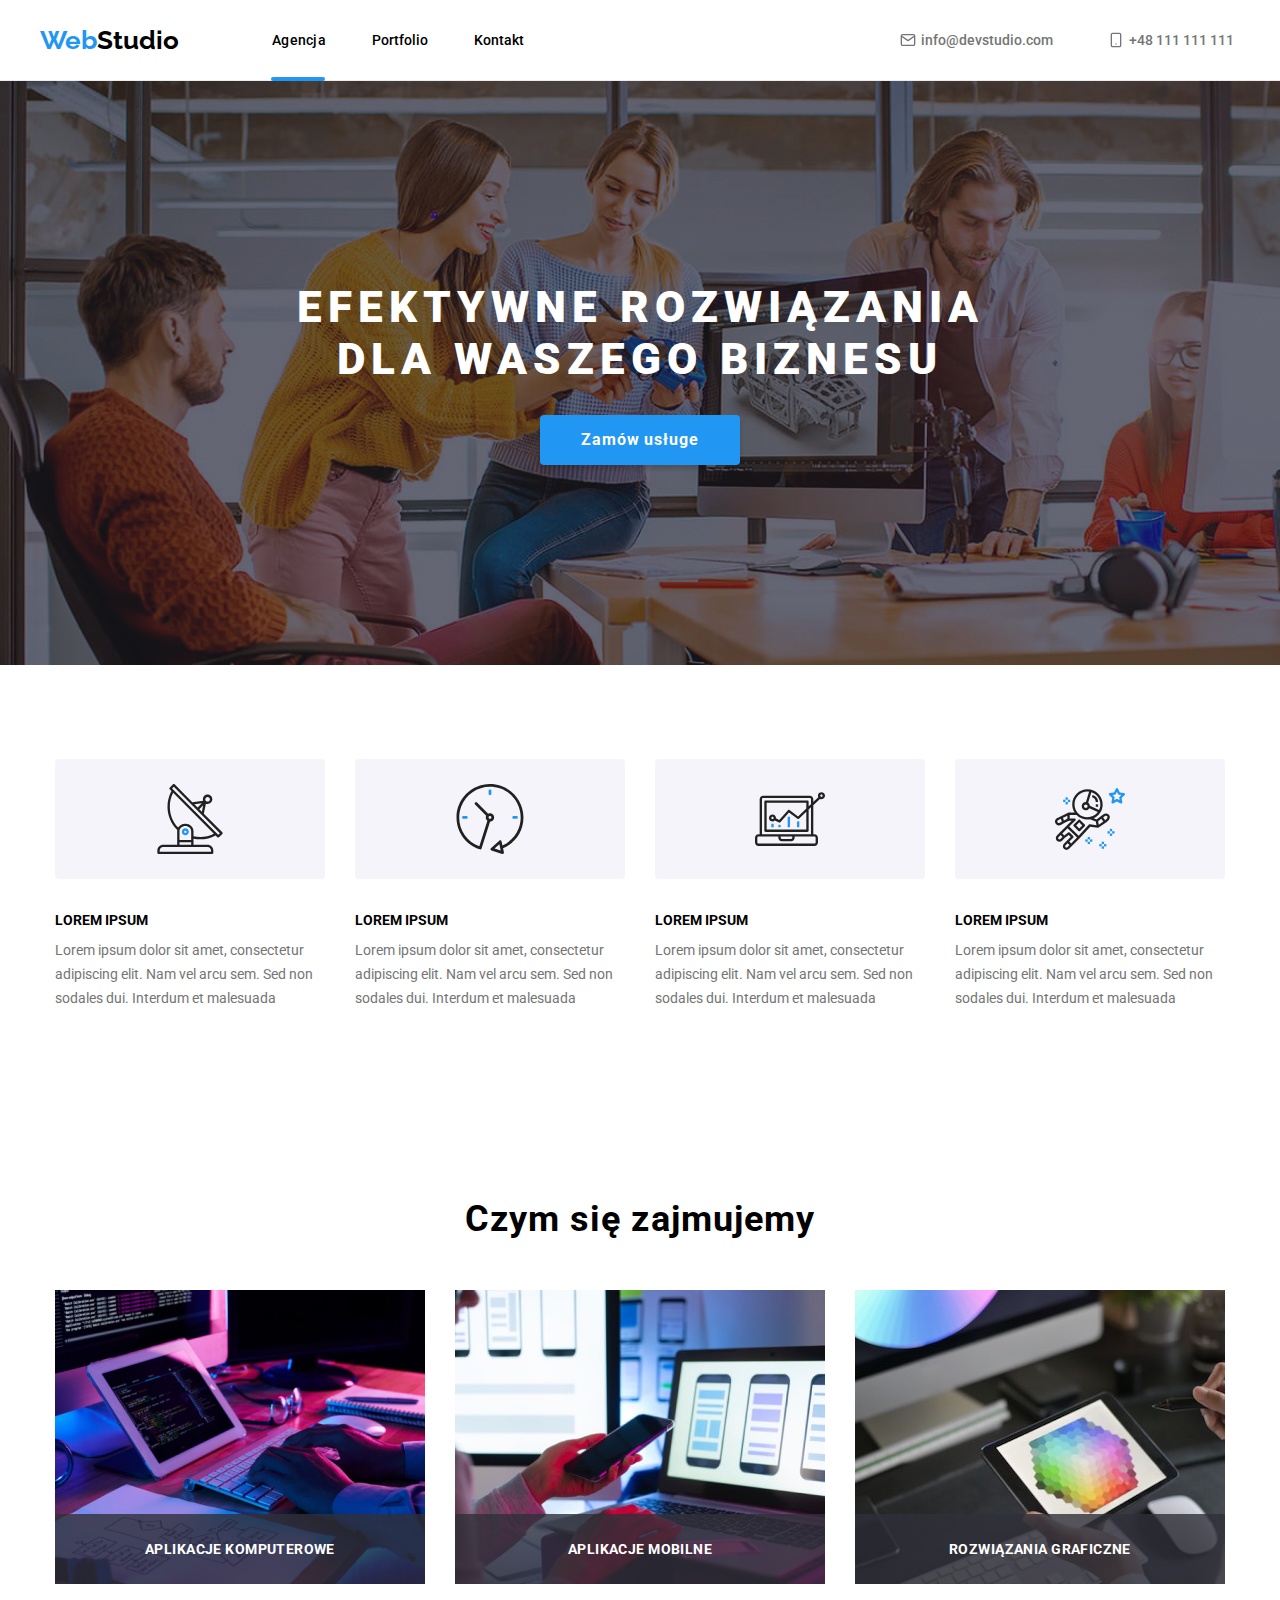
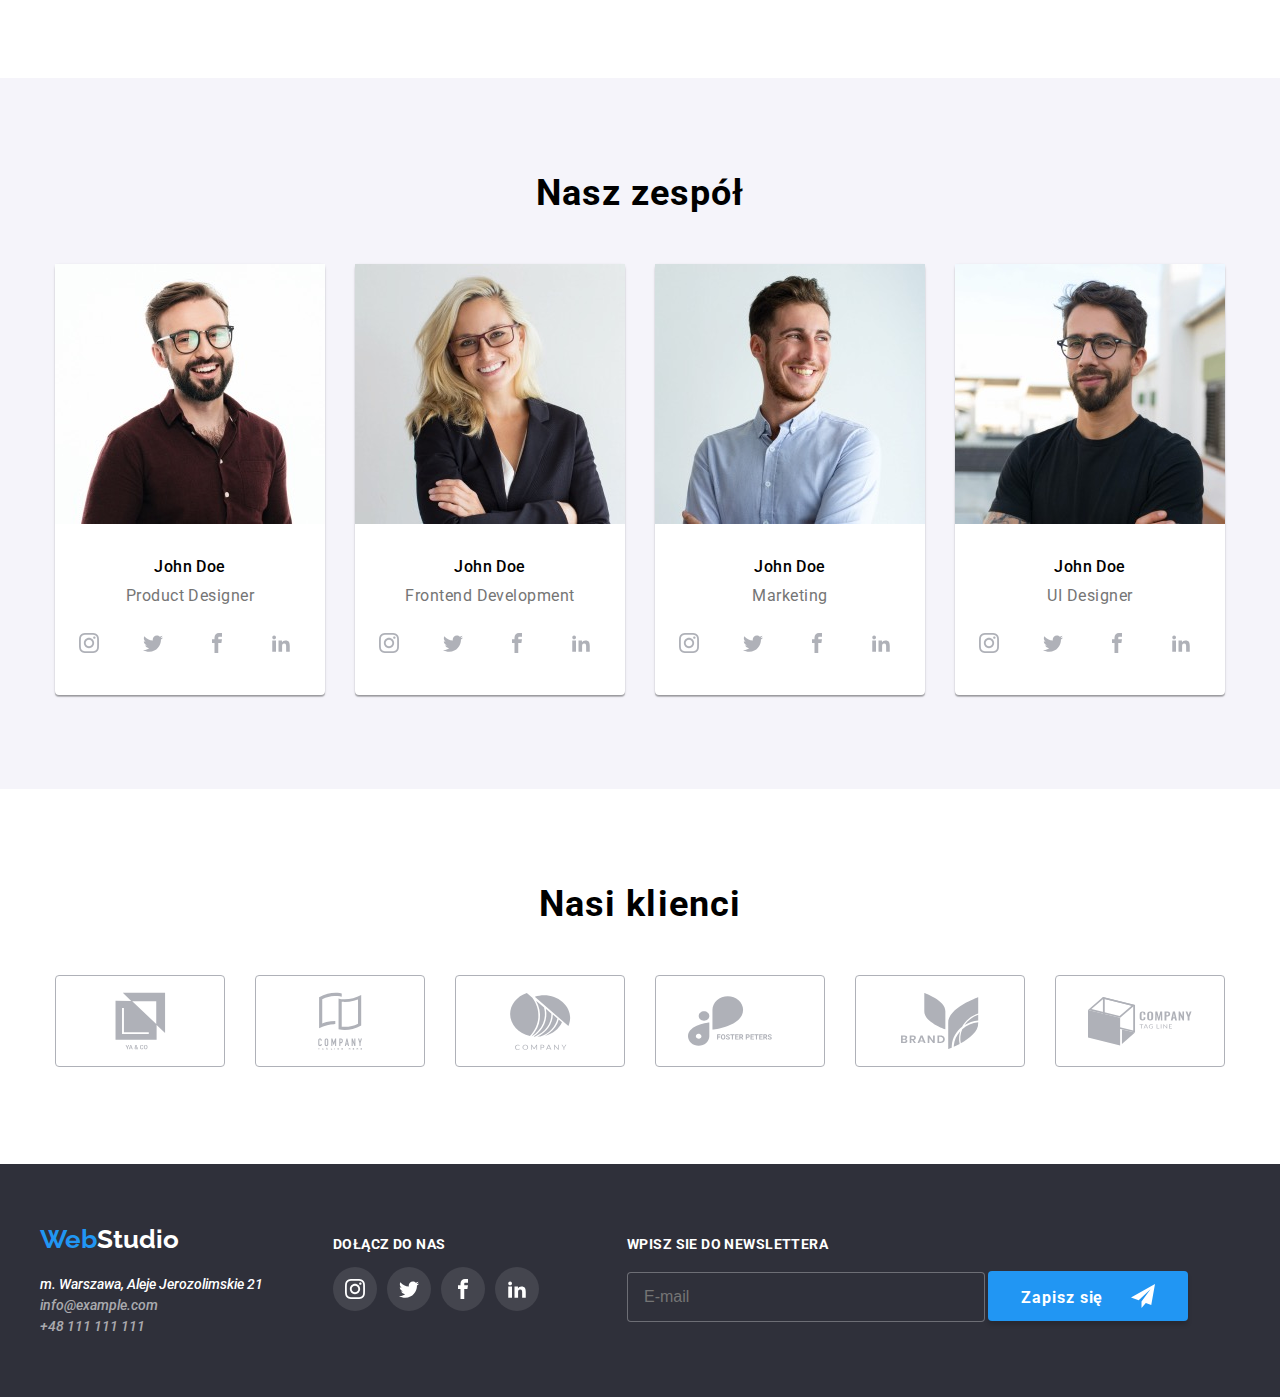
<file: index.html>
<!DOCTYPE html>
<html lang="en">
  <head>
    <meta charset="UTF-8" />
    <meta http-equiv="X-UA-Compatible" content="IE=edge" />
    <meta name="viewport" content="width=device-width, initial-scale=1.0" />
    <link rel="stylesheet" href="style/style.css" />

    <link rel="preconnect" href="https://fonts.googleapis.com" />
    <link rel="preconnect" href="https://fonts.gstatic.com" crossorigin />
    <link
      href="https://fonts.googleapis.com/css2?family=Raleway:wght@700&family=Roboto:wght@400;500;700;900&display=swap"
      rel="stylesheet"
    />
    <title>Studio</title>
  </head>
  <body>
    <header class="header_box">
      <div class="container">
        <div class="first_div">
          <a class="nav" href="./index.html"
            ><span class="first_color">Web</span>Studio</a
          >
          <nav class="navi_header">
            <ul class="list_header">
              <li class="item nav_hover">
                <a class="agency" href="./index.html">Agencja</a>
              </li>
              <li class="item">
                <a class="portfolio" href="./portfolio.html">Portfolio</a>
              </li>
              <li class="item">
                <a class="contact" href="./Kontakt">Kontakt</a>
              </li>
            </ul>
          </nav>
          <ul class="list">
            <li class="item">
              <a class="mail_head" href="mailto:info@devstudio.com"
                ><svg class="icon">
                  <use href="./images/icons.svg#icon-mail"></use>
                </svg>
                info@devstudio.com</a
              >
            </li>
            <li class="item">
              <a class="tel_head" href="tel:+48111111111"
                ><svg class="icon">
                  <use href="./images/icons.svg#icon-telephone"></use>
                </svg>
                +48 111 111 111</a
              >
            </li>
          </ul>
        </div>
      </div>
    </header>
    <main>
      <section class="section_main">
        <div class="container">
          <div class="secondary_header">
            <h1 class="head_heading">
              EFEKTYWNE ROZWIĄZANIA DLA WASZEGO BIZNESU
            </h1>
            <button class="first_button" type="button" data-modal-open>
              <span class="order">Zamów usługe</span>
            </button>
          </div>
        </div>
      </section>
      <section>
        <div class="container">
          <ul class="lorem_list">
            <li class="lorem1">
              <div class="lorem_box">
                <svg class="lorem_icon">
                  <use href="./images/icons.svg#icon-antenna-1"></use>
                </svg>
                <h4>LOREM IPSUM</h4>

                <p>
                  Lorem ipsum dolor sit amet, consectetur adipiscing elit. Nam
                  vel arcu sem. Sed non sodales dui. Interdum et malesuada
                </p>
              </div>
            </li>

            <li class="lorem2">
              <div class="lorem_box">
                <svg class="lorem_icon">
                  <use href="./images/icons.svg#icon-clock-1"></use>
                </svg>
                <h4>LOREM IPSUM</h4>

                <p>
                  Lorem ipsum dolor sit amet, consectetur adipiscing elit. Nam
                  vel arcu sem. Sed non sodales dui. Interdum et malesuada
                </p>
              </div>
            </li>

            <li class="lorem3">
              <div class="lorem_box">
                <svg class="lorem_icon">
                  <use href="./images/icons.svg#icon-diagram-1"></use>
                </svg>
                <h4>LOREM IPSUM</h4>

                <p>
                  Lorem ipsum dolor sit amet, consectetur adipiscing elit. Nam
                  vel arcu sem. Sed non sodales dui. Interdum et malesuada
                </p>
              </div>
            </li>
            <li class="lorem4">
              <div class="lorem_box">
                <svg class="lorem_icon">
                  <use href="./images/icons.svg#icon-astronaut-1"></use>
                </svg>
                <h4>LOREM IPSUM</h4>

                <p>
                  Lorem ipsum dolor sit amet, consectetur adipiscing elit. Nam
                  vel arcu sem. Sed non sodales dui. Interdum et malesuada
                </p>
              </div>
            </li>
          </ul>
        </div>
      </section>
      <section>
        <div class="container">
          <h2 class="h2">Czym się zajmujemy</h2>
          <ul class="list_img">
            <li class="img_style">
              <div class="bg">
                <p>APLIKACJE KOMPUTEROWE</p>
              </div>
              <figure>
                <img
                  src="./images/image.jpg"
                  alt="desk, keyboard and a man designed by IT page"
                  width="370"
                  height="294"
                />
              </figure>
            </li>
            <li class="img_style">
              <div class="bg2">
                <p>APLIKACJE MOBILNE</p>
              </div>
              <figure>
                <img
                  src="./images/image-3.jpg"
                  alt="man writing application code on the phone"
                  width="370"
                  height="294"
                />
              </figure>
            </li>
            <li class="img_style">
              <div class="bg3">
                <p>ROZWIĄZANIA GRAFICZNE</p>
              </div>
              <figure>
                <img
                  src="./images/image-2.jpg"
                  alt="man holding tablet at the desk"
                  width="370"
                  height="294"
                />
              </figure>
            </li>
          </ul>
        </div>
      </section>
      <section class="background_crew">
        <div class="container">
          <h2 class="h2">Nasz zespół</h2>
          <ul class="list_crew">
            <li>
              <div class="box">
                <figure class="crew_img">
                  <img
                    src="./images/image-2-kopia.jpg?raw=true"
                    alt="crew no.1"
                    width="270"
                    height="260"
                  />
                  <figcaption>
                    <p class="name">John Doe</p>
                    <p class="workplace">Product Designer</p>
                    <ul class="icon_figcaption">
                      <li>
                        <div class="circle_icon">
                          <svg>
                            <use href="./images/icons.svg#icon-instagram"></use>
                          </svg>
                        </div>
                      </li>
                      <li>
                        <div class="circle_icon">
                          <svg>
                            <use href="./images/icons.svg#icon-twitter"></use>
                          </svg>
                        </div>
                      </li>
                      <li>
                        <div class="circle_icon">
                          <svg>
                            <use href="./images/icons.svg#icon-facebook"></use>
                          </svg>
                        </div>
                      </li>
                      <li>
                        <div class="circle_icon">
                          <svg>
                            <use href="./images/icons.svg#icon-linkedin"></use>
                          </svg>
                        </div>
                      </li>
                    </ul>
                  </figcaption>
                </figure>
              </div>
            </li>
            <li>
              <div class="box">
                <figure class="crew_img">
                  <img
                    src="./images/image-3-kopia.jpg?raw=true"
                    alt="crew no.2"
                    width="270"
                    height="260"
                  />
                  <figcaption>
                    <p class="name">John Doe</p>
                    <p class="workplace">Frontend Development</p>
                    <ul class="icon_figcaption">
                      <li>
                        <div class="circle_icon">
                          <svg>
                            <use href="./images/icons.svg#icon-instagram"></use>
                          </svg>
                        </div>
                      </li>
                      <li>
                        <div class="circle_icon">
                          <svg>
                            <use href="./images/icons.svg#icon-twitter"></use>
                          </svg>
                        </div>
                      </li>
                      <li>
                        <div class="circle_icon">
                          <svg>
                            <use href="./images/icons.svg#icon-facebook"></use>
                          </svg>
                        </div>
                      </li>
                      <li>
                        <div class="circle_icon">
                          <svg>
                            <use href="./images/icons.svg#icon-linkedin"></use>
                          </svg>
                        </div>
                      </li>
                    </ul>
                  </figcaption>
                </figure>
              </div>
            </li>
            <li>
              <div class="box">
                <figure class="crew_img">
                  <img
                    src="./images/image-4.jpg?raw=true"
                    alt="crew no.3"
                    width="270"
                    height="260"
                  />
                  <figcaption>
                    <p class="name">John Doe</p>
                    <p class="workplace">Marketing</p>
                    <ul class="icon_figcaption">
                      <li>
                        <div class="circle_icon">
                          <svg>
                            <use href="./images/icons.svg#icon-instagram"></use>
                          </svg>
                        </div>
                      </li>
                      <li>
                        <div class="circle_icon">
                          <svg>
                            <use href="./images/icons.svg#icon-twitter"></use>
                          </svg>
                        </div>
                      </li>
                      <li>
                        <div class="circle_icon">
                          <svg>
                            <use href="./images/icons.svg#icon-facebook"></use>
                          </svg>
                        </div>
                      </li>
                      <li>
                        <div class="circle_icon">
                          <svg>
                            <use href="./images/icons.svg#icon-linkedin"></use>
                          </svg>
                        </div>
                      </li>
                    </ul>
                  </figcaption>
                </figure>
              </div>
            </li>
            <li>
              <div class="box">
                <figure class="crew_img">
                  <img
                    src="./images/image-5.jpg?raw=true"
                    alt="crew no. 4"
                    width="270"
                    height="260"
                  />
                  <figcaption>
                    <p class="name">John Doe</p>
                    <p class="workplace">UI Designer</p>
                    <ul class="icon_figcaption">
                      <li>
                        <div class="circle_icon">
                          <svg>
                            <use href="./images/icons.svg#icon-instagram"></use>
                          </svg>
                        </div>
                      </li>
                      <li>
                        <div class="circle_icon">
                          <svg>
                            <use href="./images/icons.svg#icon-twitter"></use>
                          </svg>
                        </div>
                      </li>
                      <li>
                        <div class="circle_icon">
                          <svg>
                            <use href="./images/icons.svg#icon-facebook"></use>
                          </svg>
                        </div>
                      </li>
                      <li>
                        <div class="circle_icon">
                          <svg>
                            <use href="./images/icons.svg#icon-linkedin"></use>
                          </svg>
                        </div>
                      </li>
                    </ul>
                  </figcaption>
                </figure>
              </div>
            </li>
          </ul>
        </div>
      </section>
      <section>
        <div class="container our_clients">
          <h2 class="h2">Nasi klienci</h2>
          <ul class="icon_list">
            <li>
              <svg class="icon_group">
                <use
                  class="icon_our"
                  href="./images/icons.svg#icon-group-3"
                ></use>
              </svg>
            </li>
            <li>
              <svg class="icon_group">
                <use
                  class="icon_our"
                  href="./images/icons.svg#icon-group-4"
                ></use>
              </svg>
            </li>
            <li>
              <svg class="icon_group">
                <use
                  class="icon_our"
                  href="./images/icons.svg#icon-group-5"
                ></use>
              </svg>
            </li>
            <li>
              <svg class="icon_group">
                <use
                  class="icon_our"
                  href="./images/icons.svg#icon-group-6"
                ></use>
              </svg>
            </li>
            <li>
              <svg class="icon_group">
                <use
                  class="icon_our"
                  href="./images/icons.svg#icon-group-7"
                ></use>
              </svg>
            </li>
            <li>
              <div class="rectangle">
                <svg class="icon_group">
                  <use
                    class="icon_our"
                    href="./images/icons.svg#icon-group-8"
                  ></use>
                </svg>
              </div>
            </li>
          </ul>
        </div>
      </section>
    </main>
    <footer class="footer">
      <div class="container">
        <div class="wrap">
          <div class="footer_container">
            <a class="second_logo" href="/"
              ><span class="first_color">Web</span>Studio</a
            >
            <address class="adress_footer">
              <p>m. Warszawa, Aleje Jerozolimskie 21</p>
              <a class="mail" href="mailto:info@example.com"
                >info@example.com</a
              >
              <br />
              <a class="tel_head" href="tel:+48111111111"> +48 111 111 111</a>
            </address>
          </div>
          <div class="second_footer_cont">
            <h4 class="h4">DOŁĄCZ DO NAS</h4>
            <ul class="icon_footer">
              <li>
                <div class="circle_icon color_icon">
                  <svg>
                    <use href="./images/icons.svg#icon-instagram"></use>
                  </svg>
                </div>
              </li>
              <li>
                <div class="circle_icon color_icon">
                  <svg>
                    <use href="./images/icons.svg#icon-twitter"></use>
                  </svg>
                </div>
              </li>
              <li>
                <div class="circle_icon color_icon">
                  <svg>
                    <use href="./images/icons.svg#icon-facebook"></use>
                  </svg>
                </div>
              </li>
              <li>
                <div class="circle_icon color_icon">
                  <svg>
                    <use href="./images/icons.svg#icon-linkedin"></use>
                  </svg>
                </div>
              </li>
            </ul>
          </div>
          <div class="newsletter">
            <h4>WPISZ SIE DO NEWSLETTERA</h4>
            <ul class="newsletter-list">
              <li>
                <label class="newsletter-label">
                  <input
                    class="newsletter-email"
                    type="email"
                    name="mail"
                    placeholder="E-mail"
                  />
                </label>
                <li>
                  <button type="submit" class="newsletter-button">
                
                    <svg class="newsletter-button-icon">
                      <use
                        class="icon-send"
                        href="./images/icons.svg#icon-send"
                      ></use>
                    </svg>
                  </button>
                </li>
              </li>
            </ul>
          </div>
        </div>
      </div>
    </footer>

    <div class="backdrop is-hidden" data-modal>
      <form class="modal_window" name="singup-form" validate autocomplete="on">
        <button type="button" class="modal_button" data-modal-close>
          <svg class="icon icon-x">
            <use href="./images/icons.svg#icon-x"></use>
          </svg>
        </button>
        <h3 class="h3">Zostaw swoje dane w formularzu poniżej</h3>
        <div class="modal-input">
          <p>Imię</p>
          <label class="label-box">
            <svg class="svg_person">
              <use
                class="icon-svgg"
                href="./images/icons.svg#icon-person-black"></use>
            </svg>
            <input
              class="input-name label"
              type="text"
              name="Username"
              required
              placeholder=" "
              minlength="5"
            />
          </label>
          <p>Telefon</p>
          <label class="label-box">
            <svg class="svg_tel">
              <use class="icon-svgg" href="./images/icons.svg#icon-tel-2"></use>
            </svg>
            <input
              class="input-name label"
              type="tel"
              name="Telephone"
              required
              minlength="9"
              maxlength="12"
              placeholder=" "
              pattern="^\d\d\d\d\d\d\d\d\d$"
            />
          </label>
          <p>Email</p>
          <label class="label-box">
            <svg class="svg_mail">
              <use class="icon-svgg" href="./images/icons.svg#icon-mail-2"></use>
            </svg>
            
            <input
              class="input-name"
              type="email"
              name="email"
              required
              placeholder=" "
            />
          </label>
          <p>Komentarz</p>
          <label class="commentary">
           
            <textarea
              class="input-comment"
              type="text"
              name="Commentary"
              placeholder="Wprowadź tekst"
              rows="5"
              resize="none"
            ></textarea>
          </label>
          
          <div>
            
            <label class="checkbox-modal" for="checkbox-modal">
              
            
            <input type="checkbox" name="checkbox" id="checkbox-label" class="checkbox-label "
               /> 
               <svg class="checkbox-modal-svg">
                <use href="./images/icons.svg#icon-icon-check"></use>
              </svg>
               <p>Oświadczam iż akceptuję <a href="Regulamin">Regulamin</a> i <a href="Polityka Prywatności">Politykę Prywatności</a>.</p>
             </label>  
          </div>
        </div>
        <button class="submit" type="submit">Wyślij</button>
      </form>
    </div>
    <script src="./js/modal.js"></script>
  </body>
</html>
</file>
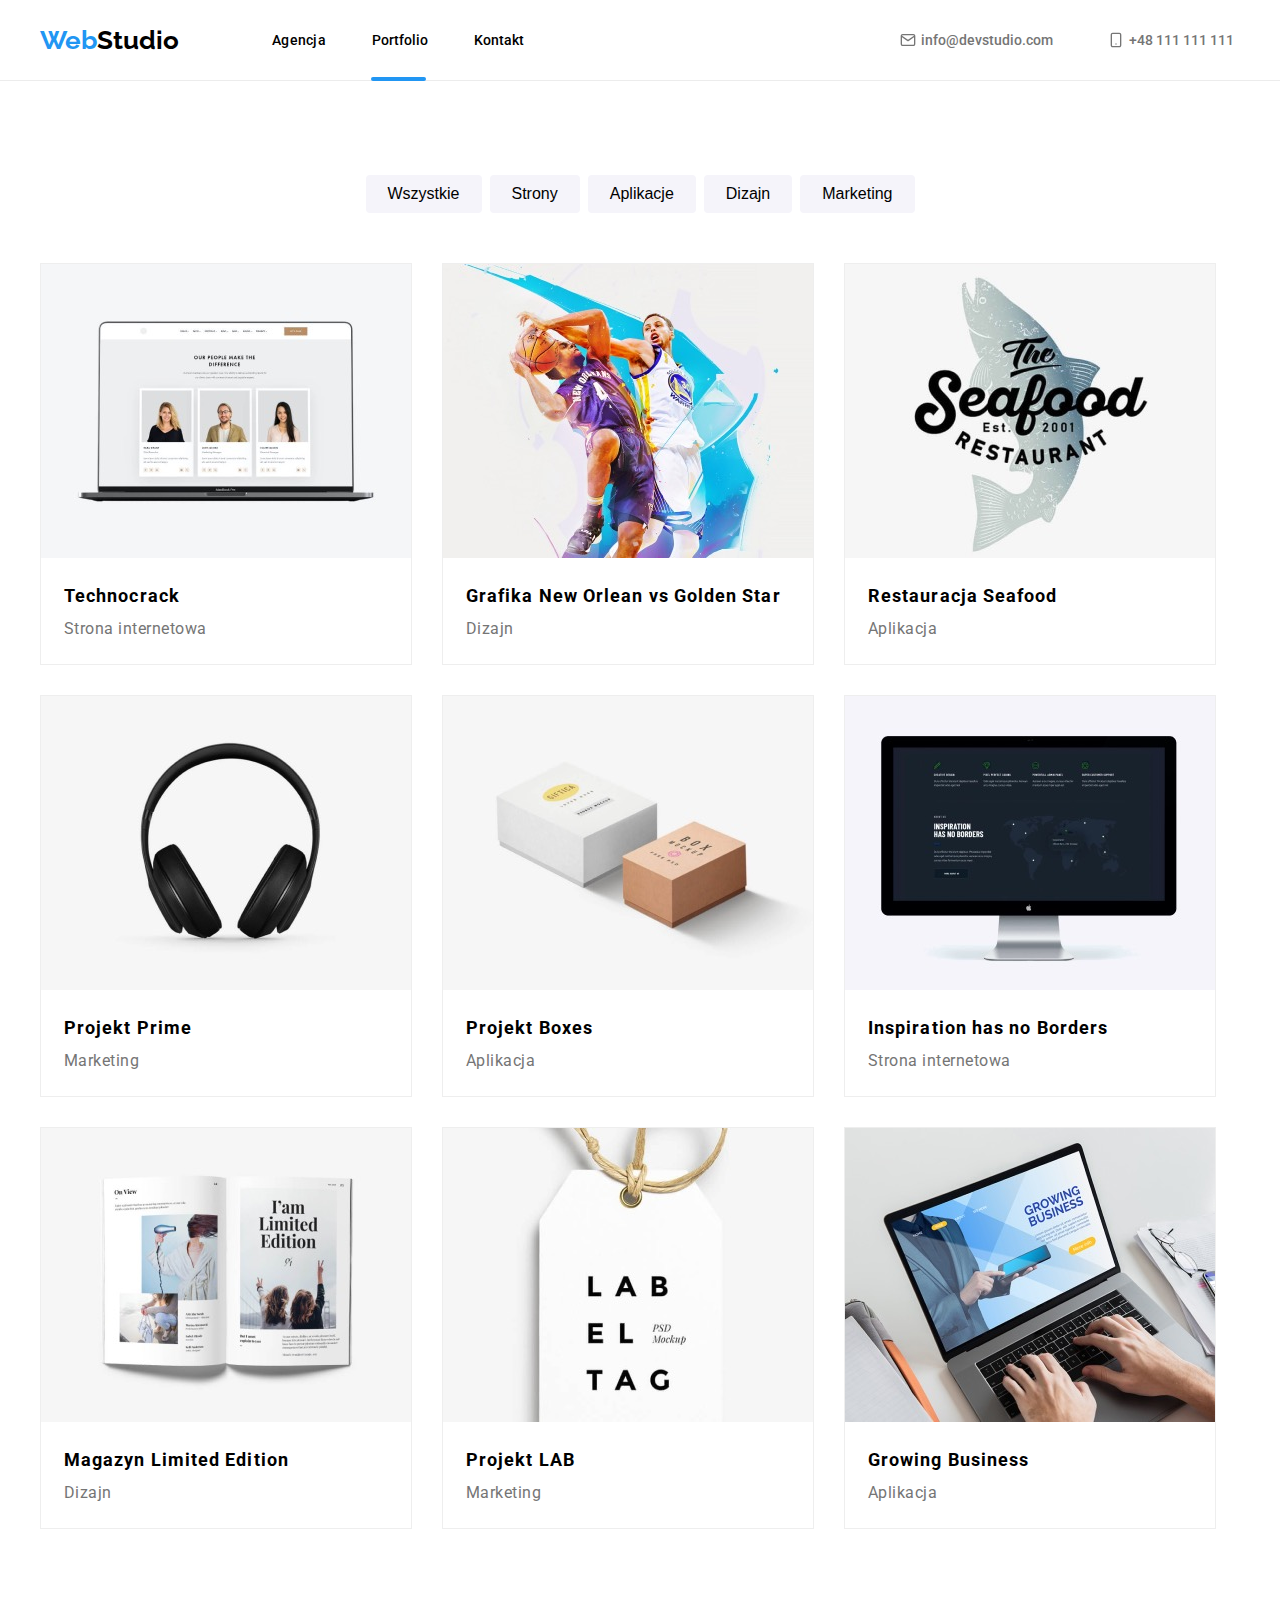
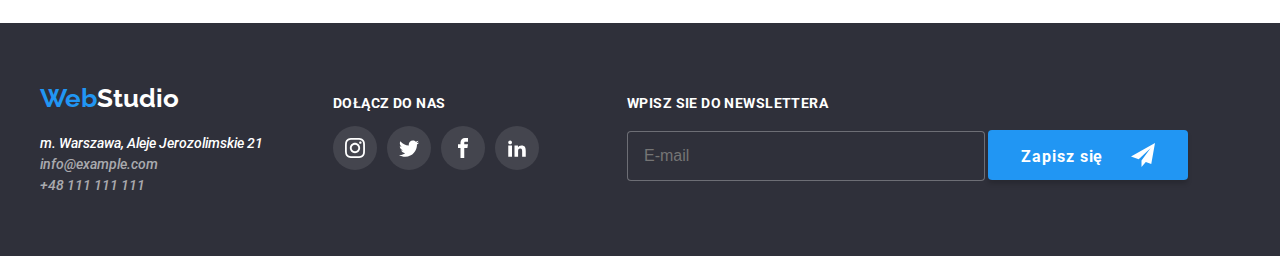
<file: portfolio.html>
<!DOCTYPE html>
<html lang="en">
  <head>
    <meta charset="UTF-8" />
    <meta http-equiv="X-UA-Compatible" content="IE=edge" />
    <meta name="viewport" content="width=device-width, initial-scale=1.0" />
    <link rel="stylesheet" href="style/style.css" />
    <link rel="preconnect" href="https://fonts.googleapis.com" />
    <link rel="preconnect" href="https://fonts.gstatic.com" crossorigin />
    <link
      href="https://fonts.googleapis.com/css2?family=Raleway:wght@700&family=Roboto:wght@400;500;700;900&display=swap"
      rel="stylesheet"
    />
    <title>Portfolio</title>
  </head>
  <body>
    <header class="header_box">
      <div class="container">
        <div class="first_div">
          <a class="nav" href="./index.html"
            ><span class="first_color">Web</span>Studio</a
          >
          <nav class="navi_header">
            <ul class="list_header">
              <li class="item">
                <a class="agency" href="./index.html">Agencja</a>
              </li>
              <li class="item nav_hover_2">
                <a class="portfolio" href="./portfolio.html">Portfolio</a>
              </li>
              <li class="item">
                <a class="contact" href="./Kontakt">Kontakt</a>
              </li>
            </ul>
          </nav>
          <ul class="list">
            <li class="item">
              <a class="mail_head" href="mailto:info@devstudio.com"
                ><svg class="icon">
                  <use href="./images/icons.svg#icon-mail"></use>
                </svg>
                info@devstudio.com</a
              >
            </li>
            <li class="item">
              <a class="tel_head" href="tel:+48111111111"
                ><svg class="icon">
                  <use href="./images/icons.svg#icon-telephone"></use>
                </svg>
                +48 111 111 111</a
              >
            </li>
          </ul>
        </div>
      </div>
    </header>
    <main class="main_portfolio">
      <nav>
        <div class="container">
          <ul class="navi_buttons">
            <li class="secondary_button1">
              <button class="button" type="button">Wszystkie</button>
            </li>
            <li class="secondary_button2">
              <button class="button" type="button">Strony</button>
            </li>
            <li class="secondary_button3">
              <button class="button" type="button">Aplikacje</button>
            </li>
            <li class="secondary_button4">
              <button class="button" type="button">Dizajn</button>
            </li>
            <li class="secondary_button5">
              <button class="button" type="button">Marketing</button>
            </li>
          </ul>
        </div>
      </nav>
      <div class="container">
        <ul class="navi_img">
          <li >
            <figure class="portfolio_box">
              <div class="blue_bg_parent">
                <div class="blue_bg">
                  <p>Technocrack jest popularną platformą wykorzystywaną do rozpowszechniania koronawirusa. Firmy wykorzystują tę platformę do celów szpiegowskich i ataków na niezabezpieczone serwery konkurencji</p>
                </div>
                <img src="./images/image10.jpg" alt="laptop" /> 
              </div>
              <figcaption class="caption">
                <p class="designation">Technocrack</p>
                <p class="section">Strona internetowa</p>
              </figcaption>
            </figure>
          </li>
          <li>
            <figure class="portfolio_box">
              <div class="blue_bg_parent">
                <div class="blue_bg">
                  <p>Technocrack jest popularną platformą wykorzystywaną do rozpowszechniania koronawirusa. Firmy wykorzystują tę platformę do celów szpiegowskich i ataków na niezabezpieczone serwery konkurencji</p>
                </div>
              <img src="./images/image11.jpg" alt="basketball match" />
              
              </div>
              <figcaption class="caption">
                <p class="designation">Grafika New Orlean vs Golden Star</p>
                <p class="section">Dizajn</p>
              </figcaption>
            </figure>
          </li>
          <li>
            <figure class="portfolio_box">
              <div class="blue_bg_parent">
                <div class="blue_bg">
                  <p>Technocrack jest popularną platformą wykorzystywaną do rozpowszechniania koronawirusa. Firmy wykorzystują tę platformę do celów szpiegowskich i ataków na niezabezpieczone serwery konkurencji</p>
                </div>
                <img src="./images/image12.jpg" alt="logo restaurant" />
              
              </div>
              <figcaption class="caption">
                <p class="designation">Restauracja Seafood</p>
                <p class="section">Aplikacja</p>
              </figcaption>
            </figure>
          </li>
          <li>
            <figure class="portfolio_box">
              <div class="blue_bg_parent">
                <div class="blue_bg">
                  <p>Technocrack jest popularną platformą wykorzystywaną do rozpowszechniania koronawirusa. Firmy wykorzystują tę platformę do celów szpiegowskich i ataków na niezabezpieczone serwery konkurencji</p>
                </div>
                <img src="./images/image13.jpg" alt="headphones" />
              
              </div>
              <figcaption class="caption">
                <p class="designation">Projekt Prime</p>
                <p class="section">Marketing</p>
              </figcaption>
            </figure>
          </li>
          <li>
            <figure class="portfolio_box">
              <div class="blue_bg_parent">
                <div class="blue_bg">
                  <p>Technocrack jest popularną platformą wykorzystywaną do rozpowszechniania koronawirusa. Firmy wykorzystują tę platformę do celów szpiegowskich i ataków na niezabezpieczone serwery konkurencji</p>
                </div>
                <img src="./images/image14.jpg" alt="boxes" />
             
              </div>
              <figcaption class="caption">
                <p class="designation">Projekt Boxes</p>
                <p class="section">Aplikacja</p>
              </figcaption>
            </figure>
          </li>
          <li>
            <figure class="portfolio_box">
              <div class="blue_bg_parent">
                <div class="blue_bg">
                  <p>Technocrack jest popularną platformą wykorzystywaną do rozpowszechniania koronawirusa. Firmy wykorzystują tę platformę do celów szpiegowskich i ataków na niezabezpieczone serwery konkurencji</p>
                </div>
                <img src="./images/image15.jpg" alt="screen" />
              
              </div>
              <figcaption class="caption">
                <p class="designation">Inspiration has no Borders</p>
                <p class="section">Strona internetowa</p>
              </figcaption>
            </figure>
          </li>
          <li>
            <figure class="portfolio_box">
              <div class="blue_bg_parent">
                <div class="blue_bg">
                  <p>Technocrack jest popularną platformą wykorzystywaną do rozpowszechniania koronawirusa. Firmy wykorzystują tę platformę do celów szpiegowskich i ataków na niezabezpieczone serwery konkurencji</p>
                </div>
               <img src="./images/image16.jpg" alt="book" />
             
              </div>
              <figcaption class="caption">
                <p class="designation">Magazyn Limited Edition</p>
                <p class="section">Dizajn</p>
              </figcaption>
            </figure>
          </li>
          <li>
            <figure class="portfolio_box">
              <div class="blue_bg_parent">
                <div class="blue_bg">
                  <p>Technocrack jest popularną platformą wykorzystywaną do rozpowszechniania koronawirusa. Firmy wykorzystują tę platformę do celów szpiegowskich i ataków na niezabezpieczone serwery konkurencji</p>
                </div>
                <img src="./images/image17.jpg" alt="labeltag" />
              
              </div>
              <figcaption class="caption">
                <p class="designation">Projekt LAB</p>
                <p class="section">Marketing</p>
              </figcaption>
            </figure>
          </li>
          <li>
            <figure class="portfolio_box">
              <div class="blue_bg_parent">
                <div class="blue_bg">
                  <p>Technocrack jest popularną platformą wykorzystywaną do rozpowszechniania koronawirusa. Firmy wykorzystują tę platformę do celów szpiegowskich i ataków na niezabezpieczone serwery konkurencji</p>
                </div>
                <img src="./images/image18.jpg" alt="writter" />
              
              </div>
              <figcaption class="caption">
                <p class="designation">Growing Business</p>
                <p class="section">Aplikacja</p>
              </figcaption>
            </figure>
          </li>
        </ul>
      </div>
    </main>
    <footer class="footer">
      <div class="container">
        <div class="wrap">
        <div class="footer_container">
        <a class="second_logo" href="/"
          ><span class="first_color">Web</span>Studio</a
        >
        <address class="adress_footer">
          <p>m. Warszawa, Aleje Jerozolimskie 21</p>
          <a class="mail" href="mailto:info@example.com">info@example.com</a>
          <br />
          <a class="tel_head" href="tel:+48111111111"> +48 111 111 111</a>
        </div>
        <div class="second_footer_cont">
          <h4 class="h4">DOŁĄCZ DO NAS</h4>
          <ul  class="icon_footer">
            <li>
              <div class="circle_icon color_icon">
              <svg>
                <use href="./images/icons.svg#icon-instagram">
                </use>
              </svg>
            </div>
            </li>
            <li>
              <div class="circle_icon color_icon">
              <svg>
                <use href="./images/icons.svg#icon-twitter">
                  
                </use>
              </svg>
              </div>
            </li>
            <li>
              <div class="circle_icon color_icon">
              <svg>
                <use href="./images/icons.svg#icon-facebook">
                  
                </use>
              </svg>
              </div>
            </li>
            <li>
              <div class="circle_icon color_icon">
              <svg>
                <use href="./images/icons.svg#icon-linkedin">
                  
                </use>
              </svg>
              </div>
            </li>
          </ul>
          

          
        </div>
        </address>
        <div class="newsletter">
          <h4>WPISZ SIE DO NEWSLETTERA</h4>
          <ul class="newsletter-list">
            <li>
              <label class="newsletter-label">
                <input
                  class="newsletter-email"
                  type="email"
                  name="mail"
                  placeholder="E-mail"
                />
              </label>
              <li>
                <button type="submit" class="newsletter-button">
              
                  <svg class="newsletter-button-icon">
                    <use
                      class="icon-send"
                      href="./images/icons.svg#icon-send"
                    ></use>
                  </svg>
                </button>
              </li>
            </li>
          </ul>
        </div>
        </div>
      </div>
    </footer>
  </body>
</html>
</file>
<file: style/style.css>
* {
  box-sizing: border-box;
  margin: 0;
  padding: 0;
}

body {
  padding: 0;
  margin: 0;
  font-family: "Roboto";
  font-weight: 500;
  font-size: 14px;
  box-sizing: border-box;
}

:root {
  --brand-color: #2196f3;
  --background: #2f303a;
  --background2: #f5f4fa;
  --change-hover: #2196f3;
  --background_buttons: #f5f4fa;
  --inative: #afb1b8;
  --change-hover-visibility: rgb(33, 150, 243, 0.9);
}
/*  start hover/focus section */
.first_div a:hover,
a:hover svg,
.footer a:hover,
.first_div a:focus,
.footer a:focus {
  color: var(--change-hover);
  fill: var(--change-hover);
  cursor: pointer;
  transition-duration: 250ms;
  transition-timing-function: cubic-bezier(0.4, 0, 0.2, 1);
}
.icon_group:hover {
  color: var(--change-hover);
  fill: var(--change-hover);
  border: 1px solid var(--change-hover);
  cursor: pointer;
  transition-duration: 250ms;
  transition-timing-function: cubic-bezier(0.4, 0, 0.2, 1);
}
.circle_icon:hover {
  background-color: var(--change-hover);
  border-radius: 50%;
  cursor: pointer;
  transition-duration: 250ms;
  transition-timing-function: cubic-bezier(0.4, 0, 0.2, 1);
}
.icon_figcaption svg:hover {
  fill: white;
  transition-duration: 250ms;
  transition-timing-function: cubic-bezier(0.4, 0, 0.2, 1);
}

.container {
  width: 1200px;
  margin: 0 auto;
  position: relative;
}

.button:hover,
.button:focus {
  background-color: var(--change-hover);
  color: white;
  cursor: pointer;
  transition-duration: 250ms;
  transition-timing-function: cubic-bezier(0.4, 0, 0.2, 1);
}

.navi_img li:hover {
  box-shadow: 1px 4px 6px 0px #00000029, 0px 4px 4px 0px #0000000f,
    0px 1px 1px 0px #0000001f;
  cursor: pointer;
  transition-duration: 250ms;
  transition-timing-function: cubic-bezier(0.4, 0, 0.2, 1);
}

/* end hover/focus section */
.list,
.lorem_list,
.list_img,
.list_header,
.list_crew,
.navi_buttons,
.navi_img li,
a {
  list-style: none;
  text-decoration: none;
  color: black;
}
.secondary_header {
  top: 80px;
}
.section_main {
  background: linear-gradient(to right, #2f303a66 100%, #2f303a66 100%),
    url(../images/meeting.jpg);
}
/* fill: solid #2f303a66; */

.nav {
  text-decoration: none;
  font-size: 26px;
  font-weight: 700;
  font-family: "raleway";
}
.agency {
  font-size: 14px;
  letter-spacing: 0.02em;
}

.portfolio {
  text-decoration: none;
}

.contact {
  text-decoration: none;
  margin-right: 371px;
}

.mail_head {
  color: #757575;
  letter-spacing: 2%;
  margin-right: 50px;
  display: flex;
}

.tel_head {
  color: #757575;
  letter-spacing: 2%;
  display: flex;
}

.head_heading {
  color: white;
  font-weight: 900;
  font-size: 44px;
  letter-spacing: 6px;
}

.order {
  color: white;
  font-family: "Roboto";
  font-weight: 700;
  font-size: 16px;
  letter-spacing: 6px;
  line-height: 30px;
  letter-spacing: 0.06em;
  text-align: center;
}

.first_color {
  color: var(--brand-color);
}

.background_crew {
  background-color: var(--background2);
}

.crew_img {
  background-color: white;
  border-radius: 4px;
  box-shadow: 0px 2px 1px 0px rgba(0, 0, 0, 0.2),
    0px 1px 1px 0px rgba(0, 0, 0, 0.14), 0px 1px 3px 0px rgba(0, 0, 0, 0.12);
  width: 270px;
  /* height: 368px; */
  margin-bottom: 94px;
}

.crew_img figcaption {
  margin-top: 30px;
  margin-bottom: 30px;
}

.h2 {
  font-family: "Roboto";
  font-size: 36px;
  font-weight: 700;
  line-height: 42px;
  letter-spacing: 0.03em;
  justify-content: center;
  text-align: center;
  padding: 94px 0 50px 0;
}

/* FOOTER LINE */
.footer {
  background-color: var(--background);
  padding: 60px 0;
  display: flex;
  justify-content: center;
}

.second_logo {
  color: white;
  text-decoration: none;
  font-size: 26px;
  font-weight: 700;
  font-family: "raleway";
}

.adress_footer > p {
  color: white;
}

.adress_footer > a {
  color: #ffffff99;
}

.adress_footer {
  margin-top: 20px;

  line-height: 1.5;
}

/* END FOOTER LINE */

.navi_buttons {
  display: flex;
  justify-content: center;
}

.button {
  font-size: 16px;
  background-color: var(--background_buttons);
  border-radius: 4px;
  border-style: none;
  font-weight: 500;
  height: 38px;
  text-align: center;
  padding: 6px 22px;
  margin-top: 94px;
  margin-bottom: 50px;
}
.navi_buttons li:nth-child(-2n + 4) {
  margin: 0 8px;
}
.first_button {
  box-shadow: 0px 4px 4px 0px rgba(0, 0, 0, 0.15);
  background: var(--brand-color);
  cursor: pointer;
  border-radius: 4px;
  border-style: none;
  margin-top: 30px;
  width: 200px;
  height: 50px;
}

.lorem_list h4 {
  font: size 14px;
  font-weight: 700;
  line-height: 16.41px;
  letter-spacing: 3%;
  margin-bottom: 10px;
}

.lorem_list p {
  font-weight: 400;
  line-height: 24px;
  letter-spacing: 3%;
  text-align: left;
  color: #757575;
}

.lorem_list div {
  margin: 94px 15px;
}
.name {
  font-family: "Roboto";
  font-size: 16px;
  font-weight: 500;
  line-height: 19px;
  letter-spacing: 0.03em;
  text-align: center;
  margin-bottom: 10px;
}

.workplace {
  font-family: "Roboto";
  font-size: 16px;
  font-weight: 400;
  line-height: 19px;
  letter-spacing: 0.03em;
  text-align: center;
  color: #757575;
}

.designation {
  font-family: "Roboto";
  font-size: 18px;
  font-weight: 700;
  line-height: 36px;
  letter-spacing: 0.06em;
  text-align: left;
  font-style: normal;
}

.section {
  font-family: "Roboto";
  font-size: 16px;
  font-weight: 400;
  line-height: 30px;
  letter-spacing: 0.03em;
  text-align: left;
  color: #757575;
  font-style: normal;
}

.portfolio_box {
  width: 372px;
  border: 1px solid #eeeeee;
  position: relative;
}

.caption {
  padding: 20px 23px;
}

/* pozycjonowanie box-nawigacyjny  --> */

.list,
.list_header {
  display: flex;
  list-style: none;
}

/* To jest dobrze */
li .portfolio {
  margin: 0 46px;
}

.first_div {
  display: flex;
  align-items: center;
}

.header_box {
  border-bottom: 1px solid #ececec;
}
.navi_header {
  margin-left: 93px;
}

.list,
/* .list_header */
 .agency,
.portfolio,
.contact {
  text-decoration: none;
  color: black;
  background-color: #fff;
}

.list_header {
  padding: 0;
  margin: 0;
}

.list {
  justify-content: flex-end;
  display: flex;
  padding: 0;
}

header .first_div {
  height: 80px;
}

.secondary_header {
  display: block;
  text-align: center;
  justify-content: center;
  padding-top: 200px;
  padding-bottom: 200px;
}

.head_heading {
  width: 696px;
  margin: 0 auto;
}

.lorem_box {
  max-width: 270px;
  padding: 0, 15px;
}

.lorem_list {
  display: flex;
  justify-content: center;
}

.list_img {
  display: flex;
  justify-content: center;
  padding: 0;
  margin: 0;
}

.list_img li {
  width: 370px;
  height: 294px;
  justify-content: center;
  margin: 0 15px;
  margin-bottom: 94px;
}

.list_crew {
  display: flex;
  justify-content: center;
}

.box {
  margin: 0 15px;
}

.navi_img {
  display: flex;
  gap: 30px;
  flex-wrap: wrap;
  margin-bottom: 94px;
}

.icon {
  width: 26px;
  height: 16px;
  fill: #757575;
  margin: 0%;
}

.telephone_icon {
  display: inline-flex;
  /* border: 1px solid rgb(41, 29, 135); */
  justify-content: center;
  align-items: center;
  padding-right: 10px;
}

.item {
  display: flex;
  justify-content: center;
  align-items: center;
}

/* .our_clients {
  border: solid 1px red;
} */

.icon_list {
  list-style: none;
  display: flex;
  /* border: 1px solid rebeccapurple; */
  justify-content: center;
}
.icon_group {
  /* position: relative; */
  width: 170px;
  height: 92px;
  border: 1px solid var(--inative);
  border-radius: 4px;
  padding: 16px 32px;
  fill: var(--inative);
}
.color_icon use {
  fill: white;
}

.color_icon {
  fill: white;
}
.icon_list li {
  margin: 0 15px 94px 15px;
}

.icon_figcaption svg {
  width: 44px;
  height: 44px;
  padding: 12px;
  fill: var(--inative);
  /* border: 1px solid red; */
}

.icon_figcaption {
  /* border: 1px solid blue; */
  display: flex;
  justify-content: center;
  list-style: none;
}

.icon_figcaption li {
  margin: 16px 5px 30px 5px;
}

.circle_icon {
  width: 44px;
  height: 44px;
  background-color: #ffffff1a;
  border-radius: 50%;
  margin-right: 10px;
}

.icon_footer svg {
  width: 44px;
  height: 44px;
  padding: 12px;
  /* fill: var(--inative); */
}

.icon_footer {
  display: flex;
  list-style: none;
  margin-top: 15px;
}

.second_footer_cont {
  margin-left: 70px;
  /* border: 1px red solid; */
}

.wrap {
  display: flex;
}

.h4 {
  font-size: 14px;
  font-weight: 700;
  line-height: 16px;
  letter-spacing: 0.03em;
  text-align: left;
  color: #ffffff;
  margin-top: 12px;
}

.lorem_icon {
  width: 270px;
  height: 120px;
  /* border: 1px solid red; */
  padding: 25px 100px;
  border-radius: 4px;
  background: #f5f4fa;
  margin-bottom: 30px;
}

.nav_hover::after {
  content: "";
  width: 54px;
  height: 4px;
  border-radius: 2px;
  background: var(--change-hover);
  position: absolute;
  top: 77px;
  left: 231px;
}

.nav_hover_2::after {
  content: "";
  width: 55px;
  height: 4px;
  border-radius: 2px;
  background: var(--change-hover);
  position: absolute;
  top: 77px;
  left: 331px;
}

.bg {
  position: absolute;
  top: 224px;
  width: 370px;
  padding: 27px 0;
  text-align: center;
  font-weight: 700;
  letter-spacing: 0.03em;
  color: white;
  background: rgba(47, 48, 58, 0.8);
}

.bg2 {
  position: absolute;
  top: 224px;
  width: 370px;
  text-align: center;
  padding: 27px 0;
  font-weight: 700;
  letter-spacing: 0.03em;
  color: white;
  background: rgba(47, 48, 58, 0.8);
}

.bg3 {
  position: absolute;
  top: 224px;
  width: 370px;
  padding: 27px 0;
  text-align: center;
  font-weight: 700;
  letter-spacing: 0.03em;
  color: white;
  background: rgba(47, 48, 58, 0.8);
}

.img_style {
  position: relative;
}

/* NIEBIESKA NAKŁADKA Z TEKSTEM W PORTFOLIO  */

.blue_bg_parent {
  position: relative;
  overflow: hidden;
  height: 294px;
}

.blue_bg {
  position: absolute;
  width: 372px;
  height: 294px;
  background: var(--change-hover-visibility);
  transform: translateY(101%);
  transition: transform 500ms ease;
}

.blue_bg_parent:hover .blue_bg {
  transform: translateY(0);
}
.blue_bg p {
  padding: 40px;
  font-family: Roboto;
  font-size: 18px;
  font-weight: 400;
  line-height: 28px;
  letter-spacing: 0.03em;
  text-align: left;
  color: white;
}

/* OKNO MODALNE */

.backdrop {
  position: fixed;
  top: 0;
  left: 0;
  width: 100%;
  height: 100%;
  background-color: rgb(0, 0, 0, 0.9);
}

.modal_window {
  width: 528px;
  height: 581px;
  background: white;
  position: absolute;
  top: 50%;
  left: 50%;
  transform: translate(-50%, -50%);
  border: solid 1px grey;
  border-radius: 4px;
  padding: 40px;
}
.is-hidden {
  opacity: 0;
  visibility: hidden;
  pointer-events: none;
}

.modal_button {
  position: absolute;
  top: 8px;
  right: 8px;
  height: 30px;
  width: 30px;
  border: grey solid 1px;
  border-radius: 50%;
  padding: 6px;
  cursor: pointer;
  background: white;
}

.icon-x {
  position: relative;
  width: 16px;
  height: 16px;
}

.modal-input {
  padding-top: 12px;
  /* display: flex; */
  position: relative;
  text-align: center;
  justify-content: center;
}

.h3 {
  font-family: Roboto;
  font-size: 20px;
  font-weight: 700;
  line-height: 23px;
  letter-spacing: 0.03em;
  text-align: center;
}

.input-name {
  margin-bottom: 10px;
  margin-top: 4px;
  border-radius: 4px;
  position: relative;
  width: 448px;
  height: 40px;
  font-size: large;
  padding-left: 42px;
  display: flex;
  border: 1px solid rgba(33, 33, 33, 0.2);
}

.input-comment {
  margin-top: 4px;
  padding: 12px 16px;
  outline: none;
}

.modal-input p {
  font-family: Roboto;
  font-size: 12px;
  font-weight: 400;
  line-height: 14px;
  letter-spacing: 0.01em;
  text-align: left;
  color: #757575;
}

.input-comment {
  border-radius: 4px;
  border: 1px solid #21212133;
  width: 448px;
  height: 120px;
}

.checkbox-modal {
  display: flex;
  margin-top: 20px;
  margin-bottom: 30px;
  justify-content: center;
}

.checkbox-modal input {
  margin-right: 7px;
  /* appearance: none; */
}

/* .checkbox-modal p:before {
  content: url("images/icons.svg/#icon-check");
  position: absolute;
} */

.submit {
  width: 200px;
  height: 50px;
  margin: 0 124px;
  background-color: var(--brand-color);
  color: white;
  box-shadow: 0px 4px 4px rgba(0, 0, 0, 0.15);
  border-radius: 4px;
  border: none;
  font-family: Roboto;
  font-size: 16px;
  font-weight: 700;
  line-height: 30px;
  letter-spacing: 0.06em;
  text-align: center;
}

.submit:hover {
  cursor: pointer;
}

.commentary {
  margin-top: 7px;
}

.input-name:not(:placeholder-shown):valid {
  border-color: #21212133;
}

.input-name:not(:placeholder-shown):invalid {
  border-color: red;
}
.input-name:focus {
  border: var(--brand-color) 1px solid;
  padding-left: 20px;
  outline: none;
  padding-left: 42px;
  transition-duration: 250ms;
  transition-timing-function: cubic-bezier(0.4, 0, 0.2, 1);
}
.input-name:focus {
  border: var(--brand-color) 1px solid;
  padding-left: 20px;
  outline: none;
  padding-left: 42px;
}

.svg_person {
  position: absolute;
  top: 40px;
  left: 11px;
  height: 20px;
  width: 20px;
  z-index: 2;
}

.label {
  position: relative;
}

.svg_tel {
  position: absolute;
  left: 15px;
  top: 112px;
  height: 13px;
  width: 13px;
  z-index: 2;
}

.svg_mail {
  position: absolute;
  left: 15px;
  top: 180px;
  height: 13px;
  width: 13px;
  z-index: 2;
}

.label-box:hover > svg {
  fill: var(--brand-color);
  transition-duration: 250ms;
  transition-timing-function: cubic-bezier(0.4, 0, 0.2, 1);
}

.newsletter-list li {
  display: inline;
  position: relative;
  top: 30px;
}

.newsletter-button {
  height: 50px;
  width: 200px;
  background-color: var(--brand-color);
  border-style: none;
  border-radius: 4px;
  box-shadow: 0px 4px 4px 0px #00000026;
  margin-top: 1px;
}

.newsletter-email {
  height: 50px;
  width: 358px;
  background-color: var(--background);
  border: 1px solid rgba(255, 255, 255, 0.3);
  padding-left: 16px;
  border-radius: 4px;
  font-size: medium;
  position: relative;
  top: -1px;
  outline: none;
  color: var(--inative);
}

.newsletter {
  margin-left: 78px;
  margin-right: 12px;
}
.newsletter-button:before {
  content: "Zapisz się";
  height: 30px;
  display: inline-block;
  position: relative;
  font-size: 16px;
  font-family: Roboto;
  font-weight: 700;
  line-height: 30px;
  letter-spacing: 0.06em;
  text-align: center;
  color: white;
}
.newsletter-button-icon {
  height: 24px;
  width: 24px;
  top: 5px;
  position: relative;
  margin-left: 24px;
}

.newsletter-list {
  display: inline-block;
}

.newsletter h4 {
  font-family: Roboto;
  font-size: 14px;
  font-weight: 700;
  line-height: 16px;
  letter-spacing: 0.03em;
  text-align: left;
  color: white;
  position: relative;
  top: 12px;
}

.input-comment:focus {
  border: var(--brand-color) 1px solid;
}

.input-name:hover .icon_svgg {
  color: white;
}

.label-box {
  z-index: 1;
}

.checkbox-modal-svg {
  height: 20px;
  width: 20px;
  z-index: 2;
  position: absolute;
  left: 15px;
}

.checkbox-modal a {
  color: var(--brand-color);
  text-decoration-line: underline;
}

.checkbox-modal p {
  font-family: Roboto;
  font-size: 14px;
  font-weight: 400;
  line-height: 24px;
  letter-spacing: 0.03em;
  text-align: left;
}

.checkbox-modal-svg {
  visibility: hidden;
  margin-top: 4px;
  margin-right: 1px;
}

.checkbox-label:checked {
  border: none;
  height: 16px;
  width: 16px;
  z-index: 2;
}

/* .checkbox-modal-svg:checked {
  visibility: hidden;
} */

/* .checkbox-label:focus {
  border: 4px solid hsla(0, 0%, 0%, 0.4);
  outline: none;
} */

.checkbox-label {
  border: 1px solid black;
  height: 14px;
  width: 15px;
  border-radius: 2px;
  appearance: none;
  margin-top: 5px;
}

.checkbox-label:checked + .checkbox-modal-svg {
  z-index: 1;
  visibility: visible;
  height: 16px;
  width: 15px;
}
</file>
